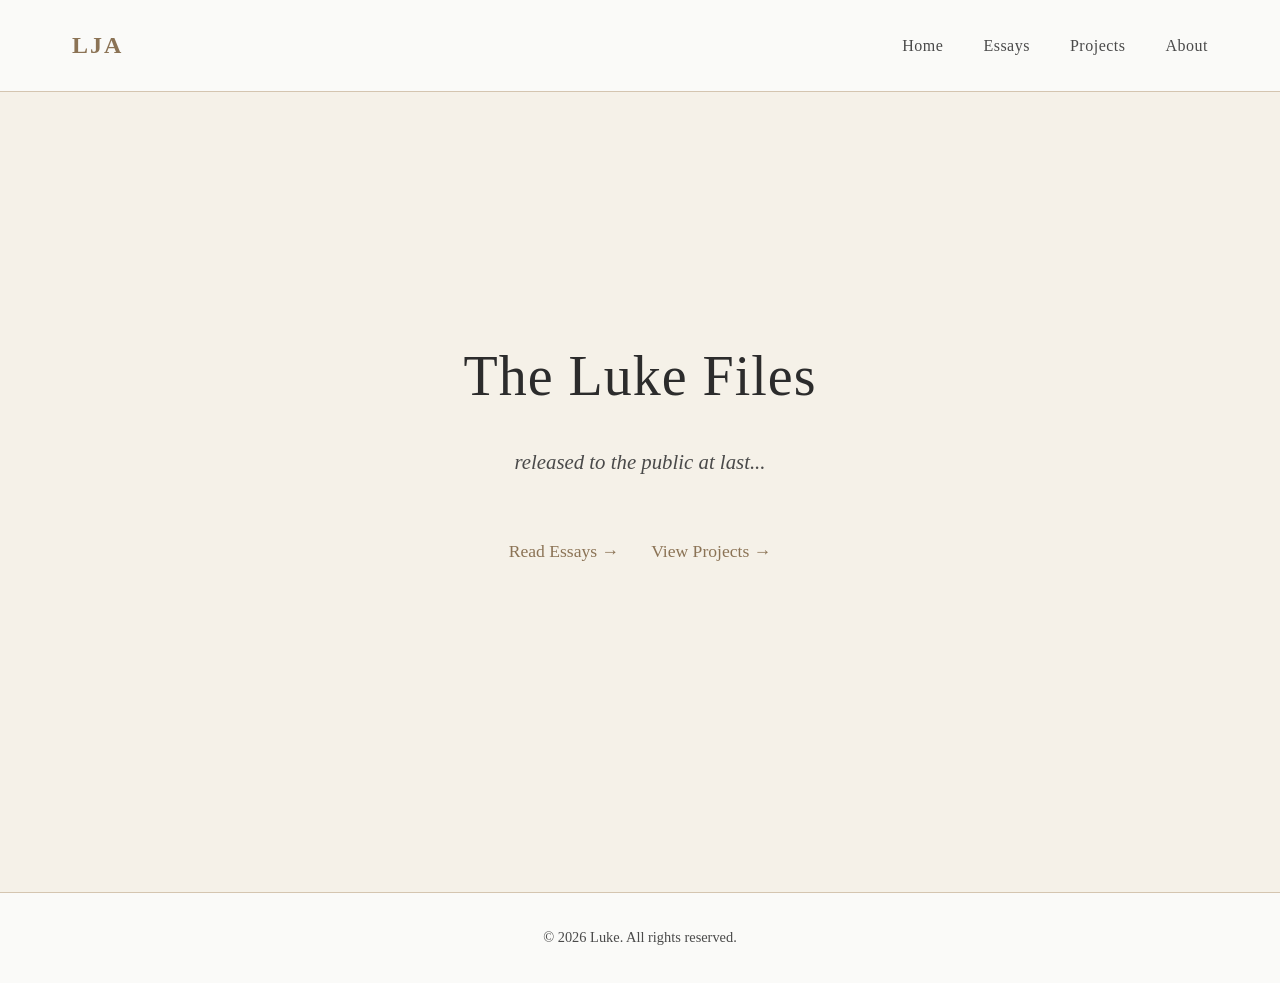
<file: index.html>
<!DOCTYPE html>
<html lang="en">
<head>
    <meta charset="UTF-8">
    <meta name="viewport" content="width=device-width, initial-scale=1.0">
    <title>The Luke Files - Portfolio</title>
    <link rel="stylesheet" href="styles.css">
</head>
<body>
    <nav>
        <div class="nav-container">
            <a href="index.html" class="logo">LJA</a>
            <ul class="nav-links">
                <li><a href="index.html">Home</a></li>
                <li><a href="essays.html">Essays</a></li>
                <li><a href="projects.html">Projects</a></li>
                <li><a href="about.html">About</a></li>
            </ul>
        </div>
    </nav>

    <main class="home-hero">
        <div class="container">
            <h1>The Luke Files</h1>
            <p class="subtitle">released to the public at last...</p>
            <div class="home-links">
                <a href="essays.html" class="home-link">Read Essays →</a>
                <a href="projects.html" class="home-link">View Projects →</a>
            </div>
        </div>
    </main>

    <footer>
        <p>&copy; 2026 Luke. All rights reserved.</p>
    </footer>
</body>
</html>
</file>
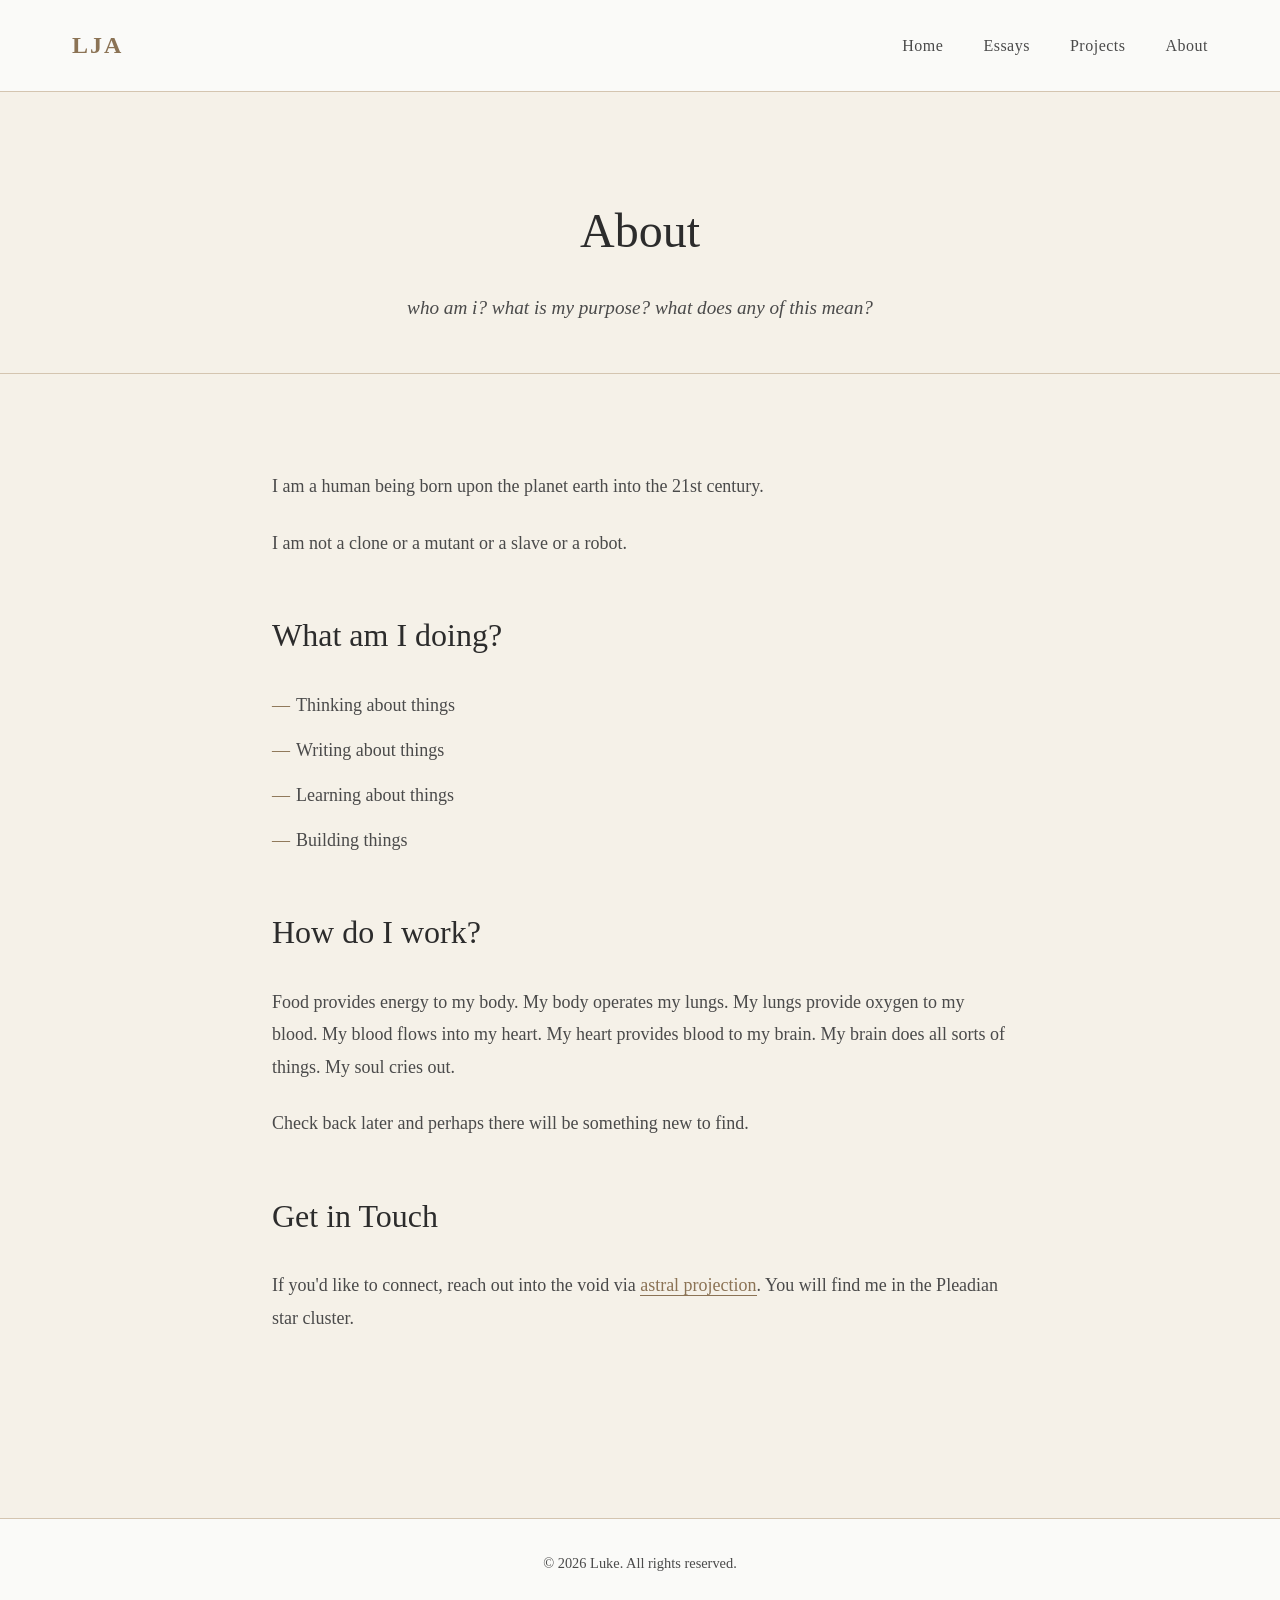
<file: about.html>
<!DOCTYPE html>
<html lang="en">
<head>
    <meta charset="UTF-8">
    <meta name="viewport" content="width=device-width, initial-scale=1.0">
    <title>The Luke Files - About</title>
    <link rel="stylesheet" href="styles.css">
</head>
<body>
    <nav>
        <div class="nav-container">
            <a href="index.html" class="logo">LJA</a>
            <ul class="nav-links">
                <li><a href="index.html">Home</a></li>
                <li><a href="essays.html">Essays</a></li>
                <li><a href="projects.html">Projects</a></li>
                <li><a href="about.html">About</a></li>
            </ul>
        </div>
    </nav>

    <header class="page-header">
        <div class="container">
            <h1>About</h1>
            <p>who am i? what is my purpose? what does any of this mean?</p>
        </div>
    </header>

    <main class="about-content">
        <div class="container">
            <p>
                I am a human being born upon the planet earth into the 21st century.
            </p>

            <p>
                I am not a clone or a mutant or a slave or a robot.
            </p>

            <h2>What am I doing?</h2>
            <ul>
                <li>Thinking about things</li>
                <li>Writing about things</li>
                <li>Learning about things</li>
                <li>Building things</li>
            </ul>

            <h2>How do I work?</h2>
            <p>
                Food provides energy to my body. My body operates my lungs. My lungs provide oxygen to my blood. My blood flows into my heart. My heart provides blood to my brain. My brain does all sorts of things. My soul cries out.
            </p>

            <p>
                Check back later and perhaps there will be something new to find.
            </p>

            <h2>Get in Touch</h2>
            <p>
                If you'd like to connect, reach out into the void via <a href="mailto:your.email@example.com" 
                style="color: var(--clay); text-decoration: none; border-bottom: 1px solid var(--clay);">
                astral projection</a>. You will find me in the Pleadian star cluster.
            </p>
        </div>
    </main>

    <footer>
        <p>&copy; 2026 Luke. All rights reserved.</p>
    </footer>
</body>
</html>
</file>
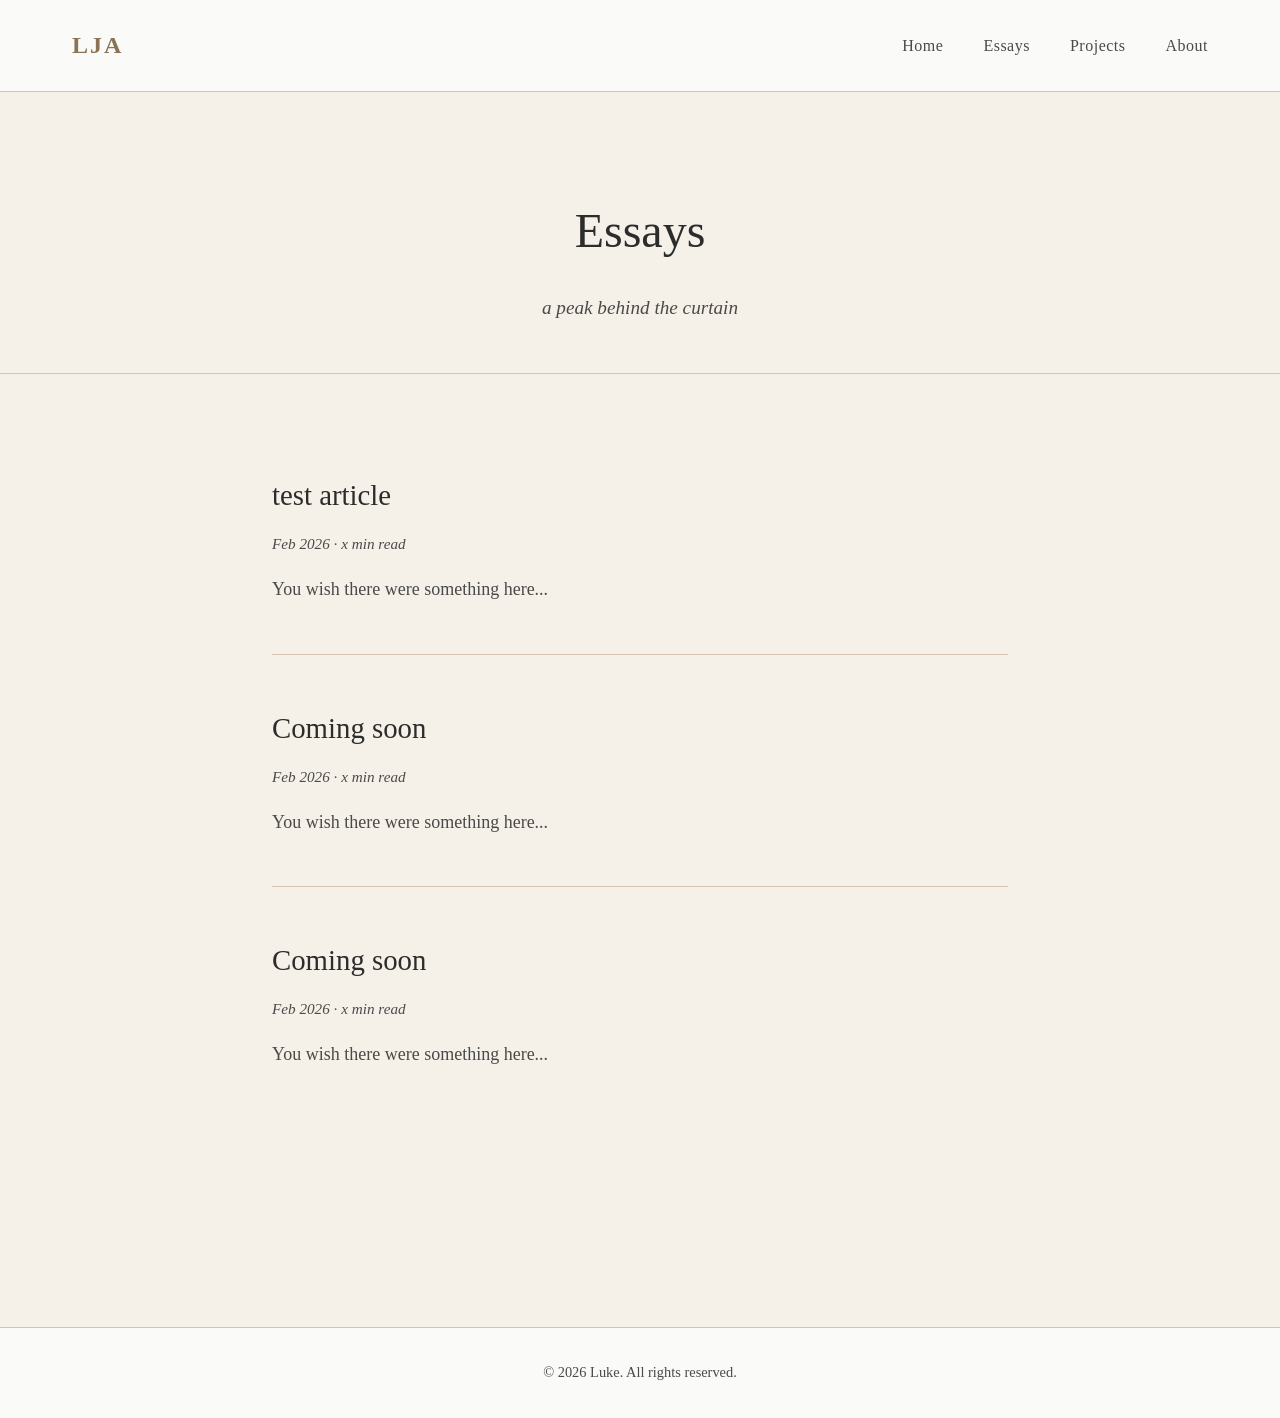
<file: essays.html>
<!DOCTYPE html>
<html lang="en">
<head>
    <meta charset="UTF-8">
    <meta name="viewport" content="width=device-width, initial-scale=1.0">
    <title>The Luke Files - Essays</title>
    <link rel="stylesheet" href="styles.css">
</head>
<body>
    <nav>
        <div class="nav-container">
            <a href="index.html" class="logo">LJA</a>
            <ul class="nav-links">
                <li><a href="index.html">Home</a></li>
                <li><a href="essays.html">Essays</a></li>
                <li><a href="projects.html">Projects</a></li>
                <li><a href="about.html">About</a></li>
            </ul>
        </div>
    </nav>

    <header class="page-header">
        <div class="container">
            <h1>Essays</h1>
            <p>a peak behind the curtain</p>
        </div>
    </header>

    <main class="essays-list">
        <div class="container">
            <article class="essay-item">
                <h2><a href="essays/test-article.html">test article</a></h2>
                <p class="essay-meta">Feb 2026 · x min read</p>
                <p class="essay-excerpt">
                    You wish there were something here...
                </p>
            </article>

            <article class="essay-item">
                <h2><a href="#">Coming soon</a></h2>
                <p class="essay-meta">Feb 2026 · x min read</p>
                <p class="essay-excerpt">
                    You wish there were something here...
                </p>
            </article>

            <article class="essay-item">
                <h2><a href="#">Coming soon</a></h2>
                <p class="essay-meta">Feb 2026 · x min read</p>
                <p class="essay-excerpt">
                    You wish there were something here...
                </p>
            </article>
        </div>
    </main>

    <footer>
        <p>&copy; 2026 Luke. All rights reserved.</p>
    </footer>
</body>
</html>
</file>
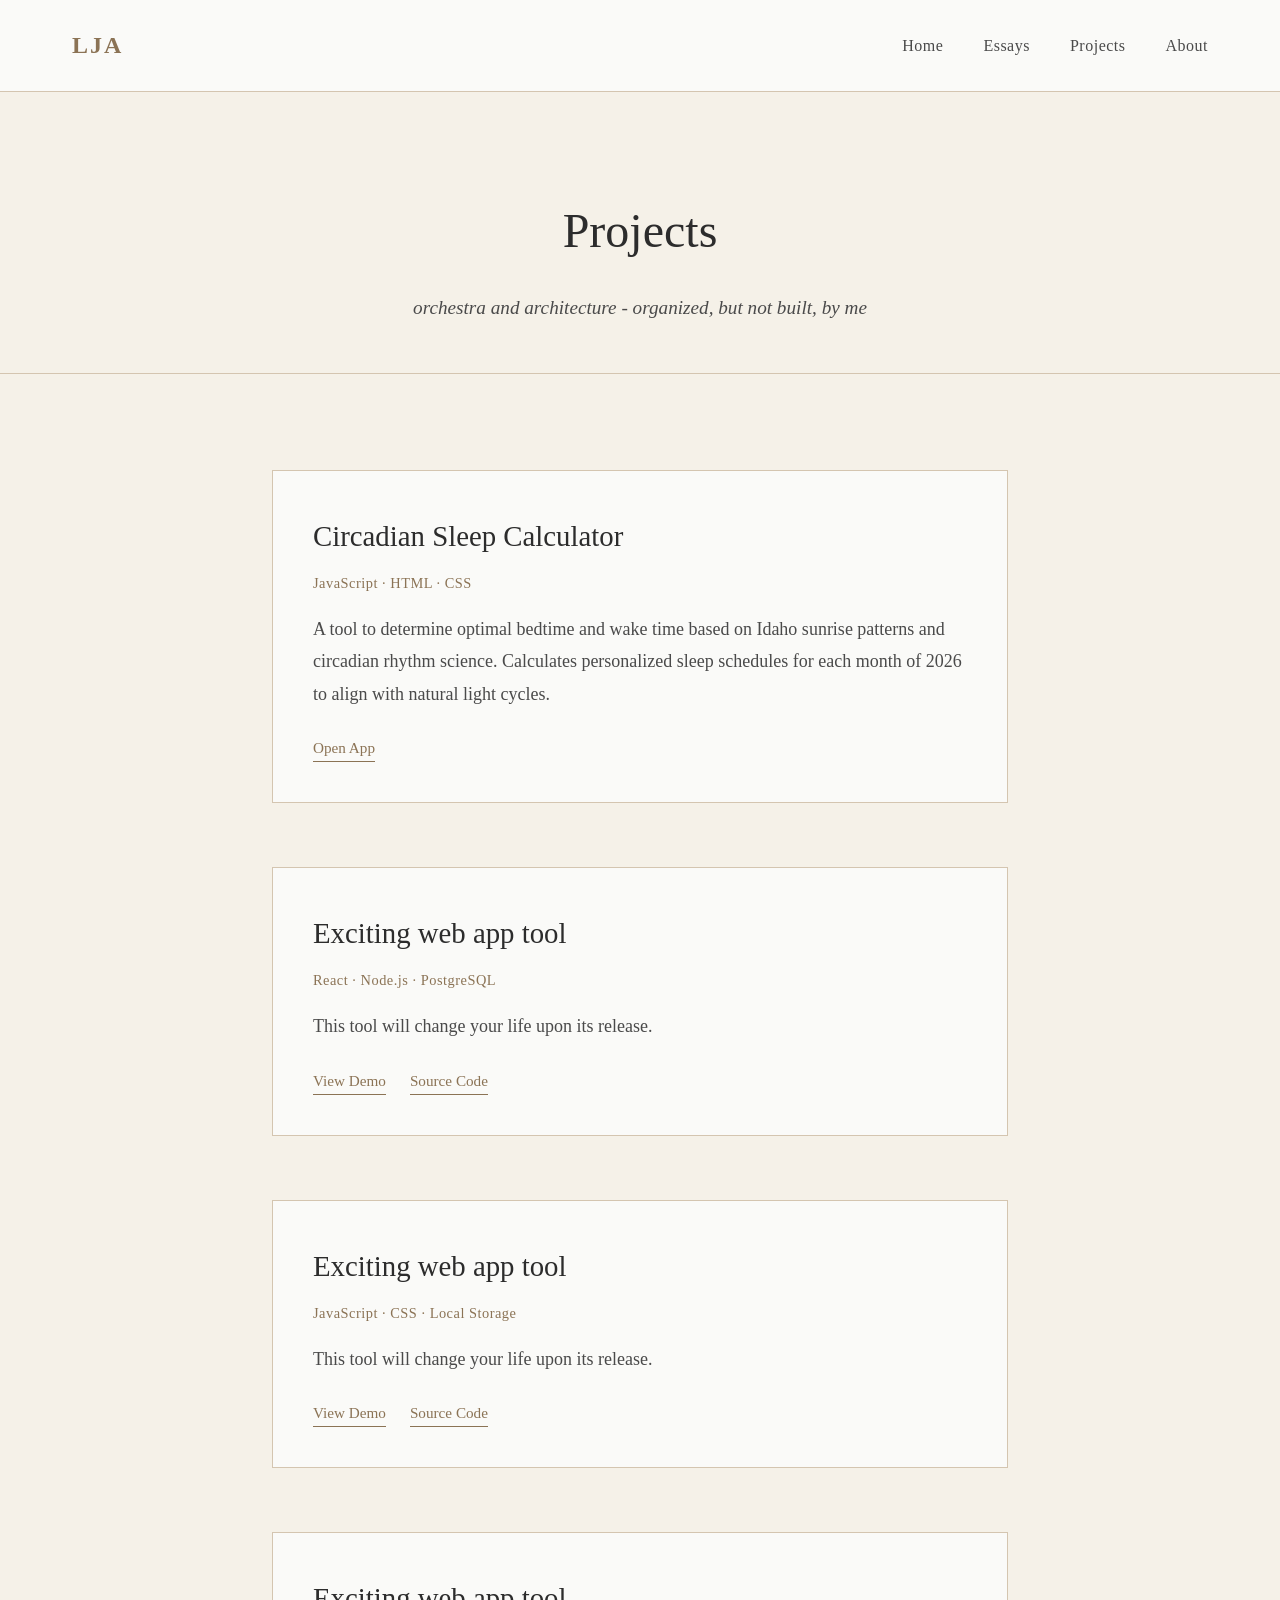
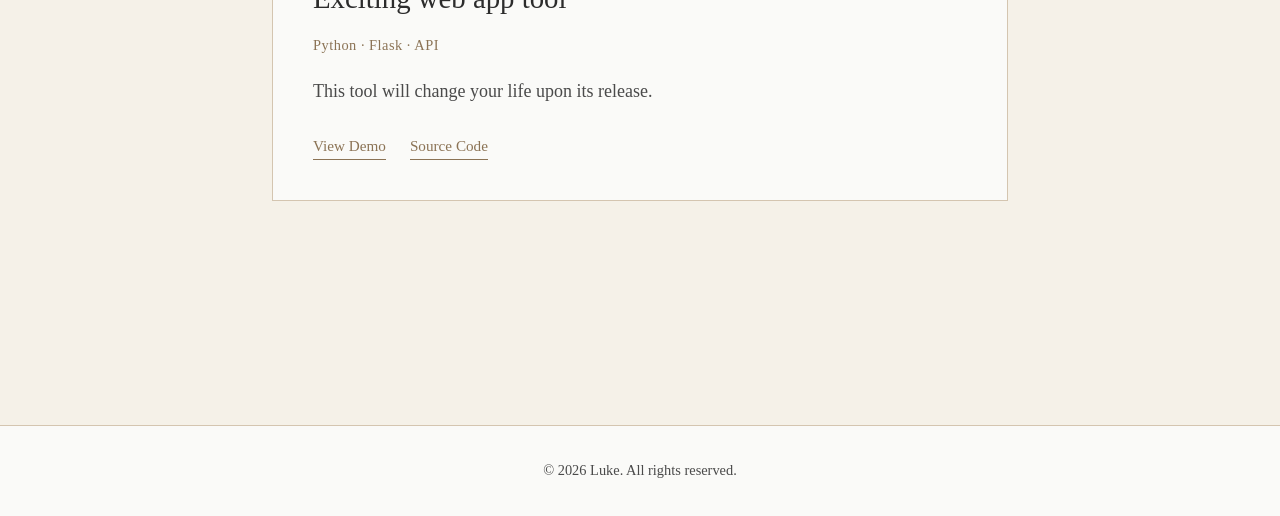
<file: projects.html>
<!DOCTYPE html>
<html lang="en">
<head>
    <meta charset="UTF-8">
    <meta name="viewport" content="width=device-width, initial-scale=1.0">
    <title>The Luke Files - Projects</title>
    <link rel="stylesheet" href="styles.css">
</head>
<body>
    <nav>
        <div class="nav-container">
            <a href="index.html" class="logo">LJA</a>
            <ul class="nav-links">
                <li><a href="index.html">Home</a></li>
                <li><a href="essays.html">Essays</a></li>
                <li><a href="projects.html">Projects</a></li>
                <li><a href="about.html">About</a></li>
            </ul>
        </div>
    </nav>

    <header class="page-header">
        <div class="container">
            <h1>Projects</h1>
            <p> orchestra and architecture - organized, but not built, by me</p>
        </div>
    </header>

    <main class="projects-grid">
        <div class="container">
            <article class="project-card">
                <h2>Circadian Sleep Calculator</h2>
                <p class="project-tech">JavaScript · HTML · CSS</p>
                <p class="project-description">
                    A tool to determine optimal bedtime and wake time based on Idaho sunrise patterns and 
                    circadian rhythm science. Calculates personalized sleep schedules for each month of 2026 
                    to align with natural light cycles.
                </p>
                <div class="project-links">
                    <a href="apps/circadian-sleep.html" class="project-link">Open App</a>
                </div>
            </article>

            <article class="project-card">
                <h2>Exciting web app tool</h2>
                <p class="project-tech">React · Node.js · PostgreSQL</p>
                <p class="project-description">
                    This tool will change your life upon its release.
                </p>
                <div class="project-links">
                    <a href="#" class="project-link">View Demo</a>
                    <a href="#" class="project-link">Source Code</a>
                </div>
            </article>

            <article class="project-card">
                <h2>Exciting web app tool</h2>
                <p class="project-tech">JavaScript · CSS · Local Storage</p>
                <p class="project-description">
                    This tool will change your life upon its release.
                </p>
                <div class="project-links">
                    <a href="#" class="project-link">View Demo</a>
                    <a href="#" class="project-link">Source Code</a>
                </div>
            </article>

            <article class="project-card">
                <h2>Exciting web app tool</h2>
                <p class="project-tech">Python · Flask · API</p>
                <p class="project-description">
                    This tool will change your life upon its release.
                </p>
                <div class="project-links">
                    <a href="#" class="project-link">View Demo</a>
                    <a href="#" class="project-link">Source Code</a>
                </div>
            </article>
        </div>
    </main>

    <footer>
        <p>&copy; 2026 Luke. All rights reserved.</p>
    </footer>
</body>
</html>
</file>
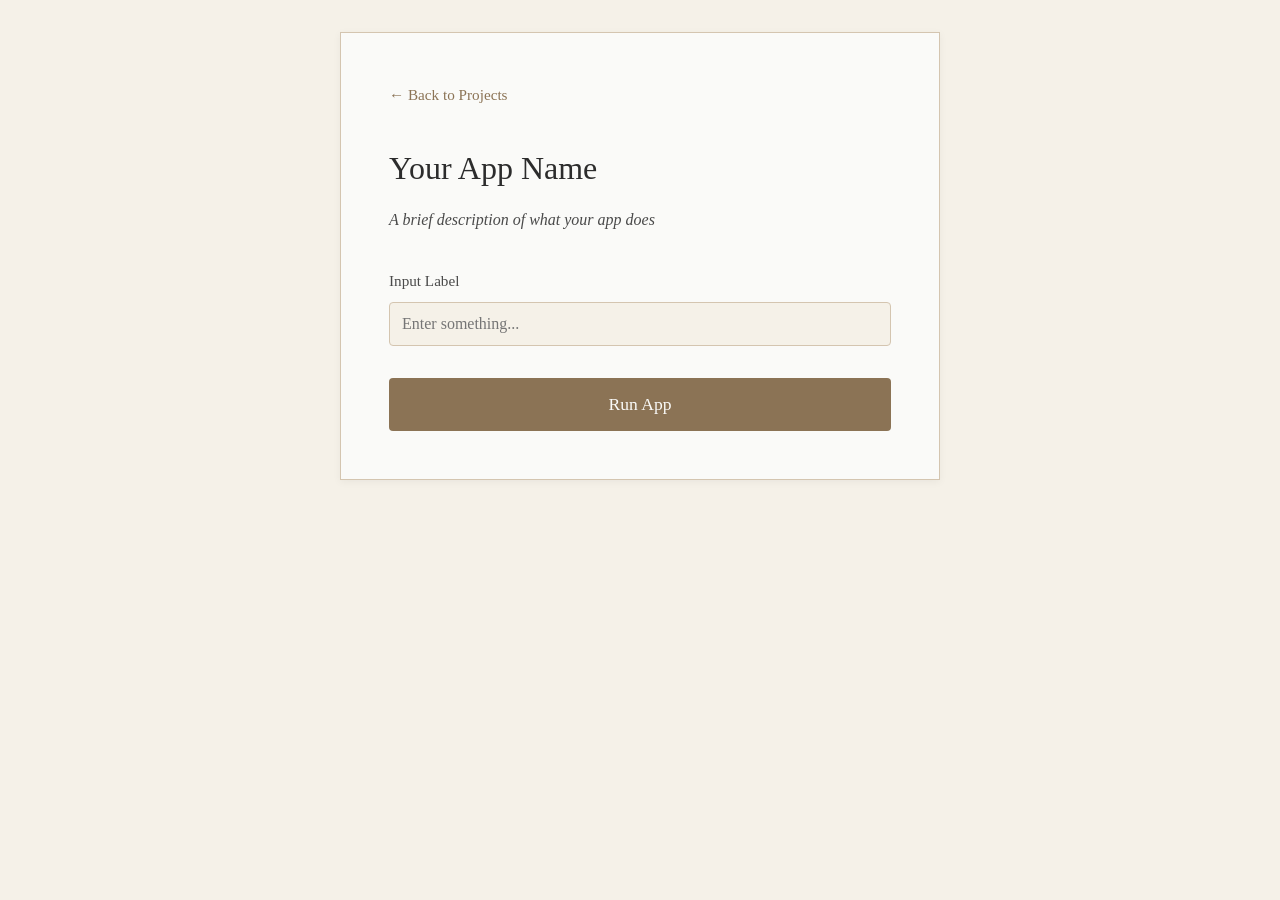
<file: apps/app-template.html>
<!DOCTYPE html>
<html lang="en">
<head>
    <meta charset="UTF-8">
    <meta name="viewport" content="width=device-width, initial-scale=1.0">
    <title>App Name Here - The Luke Files</title>
    <style>
        :root {
            --stone: #4a4a4a;
            --clay: #8b7355;
            --parchment: #f5f1e8;
            --ink: #2c2c2c;
            --sand: #d4c5b0;
            --white: #fafaf8;
        }

        * {
            margin: 0;
            padding: 0;
            box-sizing: border-box;
        }

        body {
            font-family: 'Georgia', 'Times New Roman', serif;
            background-color: var(--parchment);
            color: var(--ink);
            line-height: 1.8;
            padding: 2rem;
        }

        .app-container {
            max-width: 600px;
            margin: 0 auto;
            background-color: var(--white);
            padding: 3rem;
            border: 1px solid var(--sand);
            box-shadow: 0 2px 8px rgba(0, 0, 0, 0.05);
        }

        h1 {
            font-size: 2rem;
            margin-bottom: 0.5rem;
            font-weight: 400;
            color: var(--ink);
        }

        .subtitle {
            color: var(--stone);
            font-style: italic;
            margin-bottom: 2rem;
            font-size: 1rem;
        }

        .input-group {
            margin-bottom: 2rem;
        }

        label {
            display: block;
            margin-bottom: 0.5rem;
            color: var(--stone);
            font-size: 0.95rem;
        }

        input, select, textarea {
            width: 100%;
            padding: 0.75rem;
            font-family: 'Georgia', 'Times New Roman', serif;
            font-size: 1rem;
            border: 1px solid var(--sand);
            background-color: var(--parchment);
            color: var(--ink);
            border-radius: 4px;
        }

        textarea {
            min-height: 100px;
            resize: vertical;
        }

        button {
            width: 100%;
            padding: 1rem;
            background-color: var(--clay);
            color: var(--white);
            border: none;
            font-family: 'Georgia', 'Times New Roman', serif;
            font-size: 1.1rem;
            cursor: pointer;
            border-radius: 4px;
            transition: opacity 0.3s ease;
        }

        button:hover {
            opacity: 0.8;
        }

        .results {
            margin-top: 2rem;
            padding: 2rem;
            background-color: var(--parchment);
            border: 1px solid var(--sand);
            border-radius: 4px;
        }

        .back-link {
            display: inline-block;
            color: var(--clay);
            text-decoration: none;
            margin-bottom: 2rem;
            font-size: 0.95rem;
            transition: opacity 0.3s ease;
        }

        .back-link:hover {
            opacity: 0.7;
        }

        /* ADD YOUR CUSTOM STYLES HERE */
    </style>
</head>
<body>
    <div class="app-container">
        <a href="../projects.html" class="back-link">← Back to Projects</a>
        
        <h1>Your App Name</h1>
        <p class="subtitle">A brief description of what your app does</p>

        <!-- ADD YOUR APP HTML HERE -->
        <div class="input-group">
            <label for="input1">Input Label</label>
            <input type="text" id="input1" placeholder="Enter something...">
        </div>

        <button onclick="runApp()">Run App</button>

        <div id="results" class="results" style="display: none;">
            <!-- Results will appear here -->
        </div>

    </div>

    <script>
        // ADD YOUR APP JAVASCRIPT HERE
        function runApp() {
            // Your app logic goes here
            
            // Show results
            document.getElementById('results').style.display = 'block';
            document.getElementById('results').innerHTML = 'Your results here';
        }
    </script>
</body>
</html>
</file>
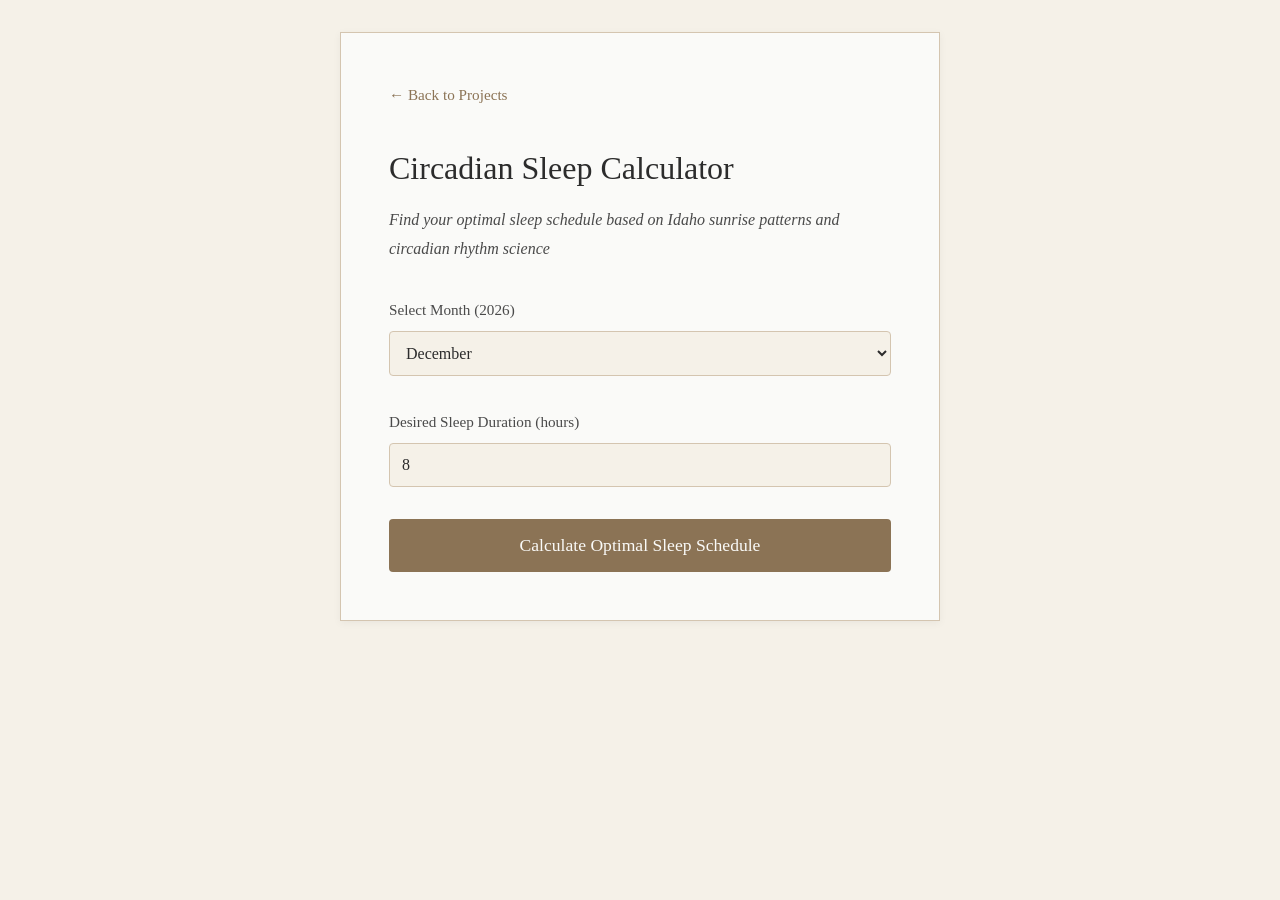
<file: apps/circadian-sleep.html>
<!DOCTYPE html>
<html lang="en">
<head>
    <meta charset="UTF-8">
    <meta name="viewport" content="width=device-width, initial-scale=1.0">
    <title>Circadian Sleep Calculator - The Luke Files</title>
    <style>
        :root {
            --stone: #4a4a4a;
            --clay: #8b7355;
            --parchment: #f5f1e8;
            --ink: #2c2c2c;
            --sand: #d4c5b0;
            --white: #fafaf8;
        }

        * {
            margin: 0;
            padding: 0;
            box-sizing: border-box;
        }

        body {
            font-family: 'Georgia', 'Times New Roman', serif;
            background-color: var(--parchment);
            color: var(--ink);
            line-height: 1.8;
            padding: 2rem;
        }

        .app-container {
            max-width: 600px;
            margin: 0 auto;
            background-color: var(--white);
            padding: 3rem;
            border: 1px solid var(--sand);
            box-shadow: 0 2px 8px rgba(0, 0, 0, 0.05);
        }

        h1 {
            font-size: 2rem;
            margin-bottom: 0.5rem;
            font-weight: 400;
            color: var(--ink);
        }

        .subtitle {
            color: var(--stone);
            font-style: italic;
            margin-bottom: 2rem;
            font-size: 1rem;
        }

        .input-group {
            margin-bottom: 2rem;
        }

        label {
            display: block;
            margin-bottom: 0.5rem;
            color: var(--stone);
            font-size: 0.95rem;
        }

        select, input {
            width: 100%;
            padding: 0.75rem;
            font-family: 'Georgia', 'Times New Roman', serif;
            font-size: 1rem;
            border: 1px solid var(--sand);
            background-color: var(--parchment);
            color: var(--ink);
            border-radius: 4px;
        }

        button {
            width: 100%;
            padding: 1rem;
            background-color: var(--clay);
            color: var(--white);
            border: none;
            font-family: 'Georgia', 'Times New Roman', serif;
            font-size: 1.1rem;
            cursor: pointer;
            border-radius: 4px;
            transition: opacity 0.3s ease;
        }

        button:hover {
            opacity: 0.8;
        }

        .results {
            margin-top: 2rem;
            padding: 2rem;
            background-color: var(--parchment);
            border: 1px solid var(--sand);
            border-radius: 4px;
            display: none;
        }

        .results.show {
            display: block;
        }

        .result-item {
            margin-bottom: 1.5rem;
        }

        .result-item:last-child {
            margin-bottom: 0;
        }

        .result-label {
            font-size: 0.9rem;
            color: var(--stone);
            margin-bottom: 0.25rem;
        }

        .result-value {
            font-size: 1.5rem;
            color: var(--clay);
            font-weight: 400;
        }

        .explanation {
            margin-top: 1.5rem;
            padding-top: 1.5rem;
            border-top: 1px solid var(--sand);
            font-size: 0.9rem;
            color: var(--stone);
            line-height: 1.6;
        }

        .back-link {
            display: inline-block;
            color: var(--clay);
            text-decoration: none;
            margin-bottom: 2rem;
            font-size: 0.95rem;
            transition: opacity 0.3s ease;
        }

        .back-link:hover {
            opacity: 0.7;
        }
    </style>
</head>
<body>
    <div class="app-container">
        <a href="projects.html" class="back-link">← Back to Projects</a>
        
        <h1>Circadian Sleep Calculator</h1>
        <p class="subtitle">Find your optimal sleep schedule based on Idaho sunrise patterns and circadian rhythm science</p>

        <div class="input-group">
            <label for="month">Select Month (2026)</label>
            <select id="month">
                <option value="0">January</option>
                <option value="1">February</option>
                <option value="2">March</option>
                <option value="3">April</option>
                <option value="4">May</option>
                <option value="5">June</option>
                <option value="6">July</option>
                <option value="7">August</option>
                <option value="8">September</option>
                <option value="9">October</option>
                <option value="10">November</option>
                <option value="11">December</option>
            </select>
        </div>

        <div class="input-group">
            <label for="sleepHours">Desired Sleep Duration (hours)</label>
            <input type="number" id="sleepHours" min="6" max="10" value="8" step="0.5">
        </div>

        <button onclick="calculateSleep()">Calculate Optimal Sleep Schedule</button>

        <div id="results" class="results">
            <div class="result-item">
                <div class="result-label">Sunrise Time</div>
                <div class="result-value" id="sunrise"></div>
            </div>

            <div class="result-item">
                <div class="result-label">Optimal Wake Time</div>
                <div class="result-value" id="wakeTime"></div>
            </div>

            <div class="result-item">
                <div class="result-label">Optimal Bedtime</div>
                <div class="result-value" id="bedTime"></div>
            </div>

            <div class="explanation" id="explanation"></div>
        </div>
    </div>

    <script>
        // Approximate sunrise times for Rexburg, Idaho in 2026 (mid-month averages)
        const sunriseTimes = {
            0: { hour: 8, minute: 0 },   // January
            1: { hour: 7, minute: 30 },  // February
            2: { hour: 7, minute: 0 },   // March
            3: { hour: 6, minute: 15 },  // April
            4: { hour: 5, minute: 45 },  // May
            5: { hour: 5, minute: 30 },  // June
            6: { hour: 5, minute: 45 },  // July
            7: { hour: 6, minute: 15 },  // August
            8: { hour: 6, minute: 45 },  // September
            9: { hour: 7, minute: 15 },  // October
            10: { hour: 7, minute: 45 }, // November
            11: { hour: 8, minute: 0 }   // December
        };

        const monthNames = [
            "January", "February", "March", "April", "May", "June",
            "July", "August", "September", "October", "November", "December"
        ];

        function formatTime(hour, minute) {
            const period = hour >= 12 ? 'PM' : 'AM';
            const displayHour = hour > 12 ? hour - 12 : (hour === 0 ? 12 : hour);
            const displayMinute = minute.toString().padStart(2, '0');
            return `${displayHour}:${displayMinute} ${period}`;
        }

        function calculateSleep() {
            const monthIndex = parseInt(document.getElementById('month').value);
            const sleepDuration = parseFloat(document.getElementById('sleepHours').value);
            
            const sunrise = sunriseTimes[monthIndex];
            
            // Optimal wake time: 30 minutes before sunrise for pre-dawn light exposure
            let wakeHour = sunrise.hour;
            let wakeMinute = sunrise.minute - 30;
            
            if (wakeMinute < 0) {
                wakeMinute += 60;
                wakeHour -= 1;
            }
            
            // Calculate bedtime based on sleep duration
            let bedHour = wakeHour - sleepDuration;
            let bedMinute = wakeMinute;
            
            // Handle negative hours (previous day)
            if (bedHour < 0) {
                bedHour += 24;
            }
            
            // Adjust for sleep cycles (1.5 hour increments for optimal REM)
            const sleepCycles = Math.round(sleepDuration / 1.5);
            
            // Display results
            document.getElementById('sunrise').textContent = formatTime(sunrise.hour, sunrise.minute);
            document.getElementById('wakeTime').textContent = formatTime(wakeHour, wakeMinute);
            document.getElementById('bedTime').textContent = formatTime(bedHour, bedMinute);
            
            document.getElementById('explanation').innerHTML = `
                <strong>Why this schedule?</strong><br><br>
                In ${monthNames[monthIndex]} 2026, sunrise in Idaho occurs around ${formatTime(sunrise.hour, sunrise.minute)}. 
                Your optimal wake time is set 30 minutes before sunrise to allow exposure to pre-dawn light, 
                which helps regulate your circadian rhythm and cortisol awakening response.<br><br>
                With ${sleepDuration} hours of sleep (approximately ${sleepCycles} complete 90-minute sleep cycles), 
                your bedtime should be ${formatTime(bedHour, bedMinute)} to wake naturally with the sun.<br><br>
                <em>Note: This is based on circadian science principles and Idaho's seasonal light patterns. 
                Adjust ±30 minutes based on your individual sleep needs.</em>
            `;
            
            document.getElementById('results').classList.add('show');
        }

        // Auto-select current month
        const currentMonth = new Date().getMonth();
        document.getElementById('month').value = currentMonth;
    </script>
</body>
</html>
</file>
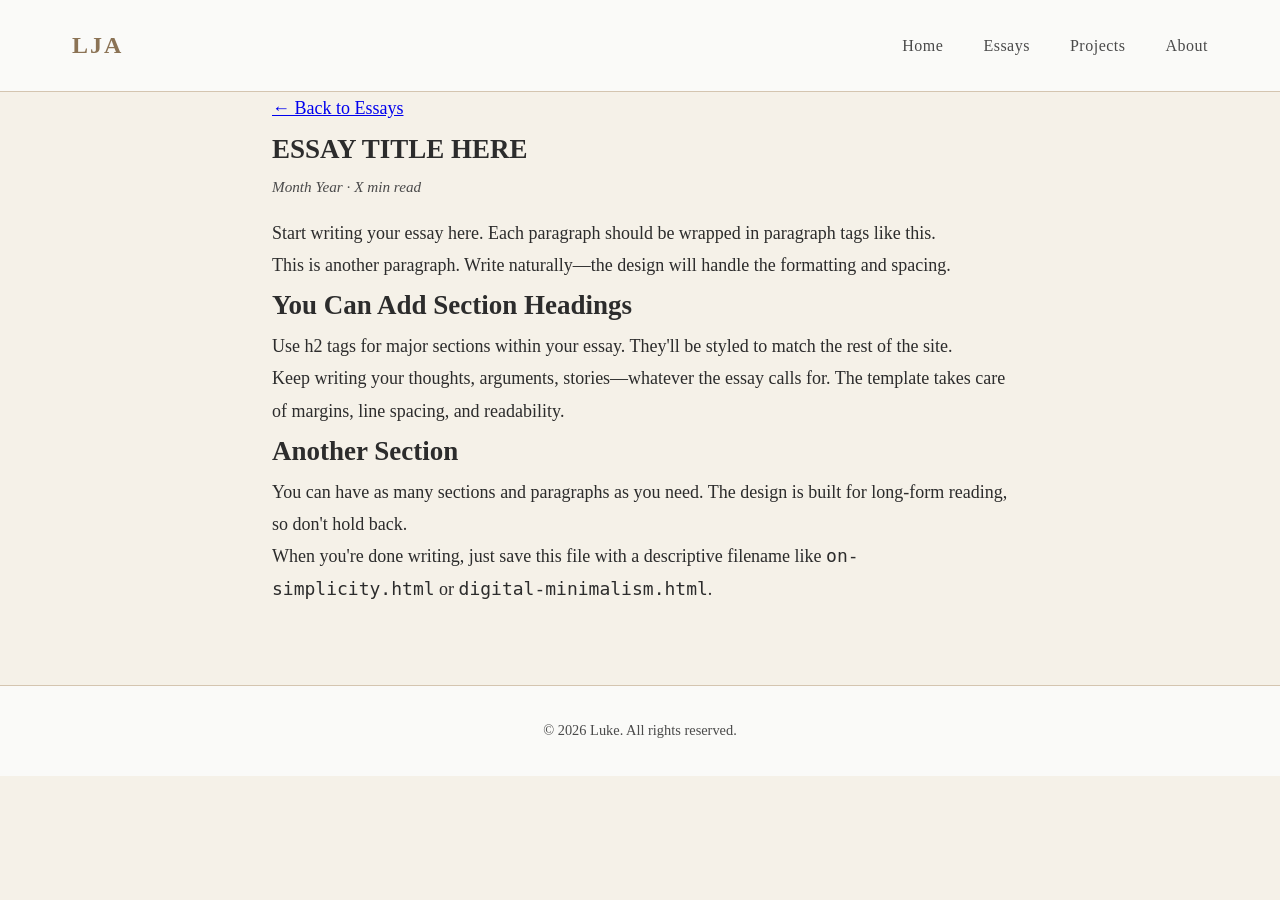
<file: essays/essay-template.html>
<!DOCTYPE html>
<html lang="en">
<head>
    <meta charset="UTF-8">
    <meta name="viewport" content="width=device-width, initial-scale=1.0">
    <title>ESSAY TITLE HERE - The Luke Files</title>
    <link rel="stylesheet" href="../styles.css">
</head>
<body>
    <nav>
        <div class="nav-container">
            <a href="index.html" class="logo">LJA</a>
            <ul class="nav-links">
                <li><a href="index.html">Home</a></li>
                <li><a href="essays.html">Essays</a></li>
                <li><a href="projects.html">Projects</a></li>
                <li><a href="about.html">About</a></li>
            </ul>
        </div>
    </nav>

    <article class="essay-full">
        <div class="container">
            <!-- Back link -->
            <a href="../essays.html" class="back-link">← Back to Essays</a>
            
            <!-- Essay Header -->
            <header class="essay-header">
                <h1>ESSAY TITLE HERE</h1>
                <p class="essay-meta">Month Year · X min read</p>
            </header>

            <!-- Essay Content - REPLACE EVERYTHING BELOW WITH YOUR ESSAY -->
            <div class="essay-body">
                <p>
                    Start writing your essay here. Each paragraph should be wrapped in paragraph tags like this.
                </p>

                <p>
                    This is another paragraph. Write naturally—the design will handle the formatting and spacing.
                </p>

                <h2>You Can Add Section Headings</h2>

                <p>
                    Use h2 tags for major sections within your essay. They'll be styled to match the rest of the site.
                </p>

                <p>
                    Keep writing your thoughts, arguments, stories—whatever the essay calls for. The template 
                    takes care of margins, line spacing, and readability.
                </p>

                <h2>Another Section</h2>

                <p>
                    You can have as many sections and paragraphs as you need. The design is built for long-form 
                    reading, so don't hold back.
                </p>

                <p>
                    When you're done writing, just save this file with a descriptive filename like 
                    <code>on-simplicity.html</code> or <code>digital-minimalism.html</code>.
                </p>
            </div>
            <!-- END ESSAY CONTENT -->

        </div>
    </article>

    <footer>
        <p>&copy; 2026 Luke. All rights reserved.</p>
    </footer>
</body>
</html>
</file>
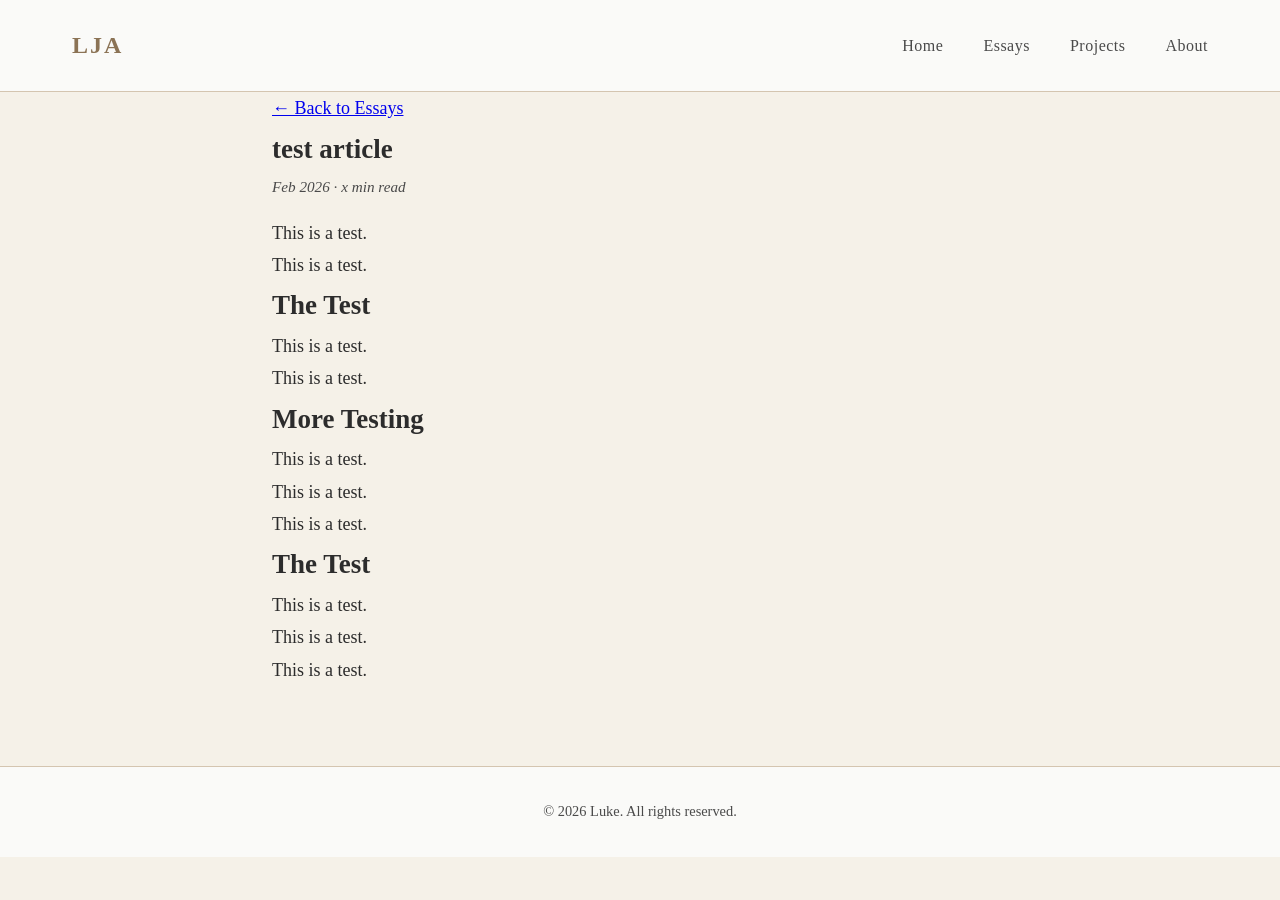
<file: essays/test-article.html>
<!DOCTYPE html>
<html lang="en">
<head>
    <meta charset="UTF-8">
    <meta name="viewport" content="width=device-width, initial-scale=1.0">
    <title>test article - The Luke Files</title>
    <link rel="stylesheet" href="../styles.css">
</head>
<body>
    <nav>
        <div class="nav-container">
            <a href="index.html" class="logo">LJA</a>
            <ul class="nav-links">
                <li><a href="index.html">Home</a></li>
                <li><a href="essays.html">Essays</a></li>
                <li><a href="projects.html">Projects</a></li>
                <li><a href="about.html">About</a></li>
            </ul>
        </div>
    </nav>

    <article class="essay-full">
        <div class="container">
            <a href="../essays.html" class="back-link">← Back to Essays</a>
            
            <header class="essay-header">
                <h1>test article</h1>
                <p class="essay-meta">Feb 2026 · x min read</p>
            </header>

            <div class="essay-body">
                <p>
                    This is a test.
                </p>

                <p>
                    This is a test.
                </p>

                <h2>The Test</h2>

                <p>
                    This is a test.
                </p>

                <p>
                    This is a test.
                </p>

                <h2>More Testing</h2>

                <p>
                    This is a test.
                </p>

                <p>
                    This is a test.
                </p>

                <p>
                    This is a test.
                </p>

                <h2>The Test</h2>

                <p>
                    This is a test.
                </p>

                <p>
                    This is a test.
                </p>

                <p>
                    This is a test.
                </p>
            </div>

        </div>
    </article>

    <footer>
        <p>&copy; 2026 Luke. All rights reserved.</p>
    </footer>
</body>
</html>
</file>
<file: styles.css>
/* Earthy Minimalist Monastic Portfolio */

:root {
    --stone: #4a4a4a;
    --clay: #8b7355;
    --parchment: #f5f1e8;
    --ink: #2c2c2c;
    --sand: #d4c5b0;
    --white: #fafaf8;
}

* {
    margin: 0;
    padding: 0;
    box-sizing: border-box;
}

body {
    font-family: 'Georgia', 'Times New Roman', serif;
    background-color: var(--parchment);
    color: var(--ink);
    line-height: 1.8;
    font-size: 18px;
}

.container {
    max-width: 800px;
    margin: 0 auto;
    padding: 0 2rem;
}

/* Navigation */
nav {
    background-color: var(--white);
    border-bottom: 1px solid var(--sand);
    position: sticky;
    top: 0;
    z-index: 100;
}

.nav-container {
    max-width: 1200px;
    margin: 0 auto;
    padding: 1.5rem 2rem;
    display: flex;
    justify-content: space-between;
    align-items: center;
}

.logo {
    font-size: 1.5rem;
    font-weight: bold;
    color: var(--clay);
    text-decoration: none;
    letter-spacing: 2px;
}

.nav-links {
    display: flex;
    list-style: none;
    gap: 2.5rem;
}

.nav-links a {
    color: var(--stone);
    text-decoration: none;
    font-size: 1rem;
    transition: color 0.3s ease;
    letter-spacing: 0.5px;
}

.nav-links a:hover {
    color: var(--clay);
}

/* Home Hero */
.home-hero {
    min-height: 80vh;
    display: flex;
    align-items: center;
    justify-content: center;
    text-align: center;
}

.home-hero h1 {
    font-size: 3.5rem;
    color: var(--ink);
    margin-bottom: 1rem;
    font-weight: 400;
    letter-spacing: 1px;
}

.subtitle {
    font-size: 1.3rem;
    color: var(--stone);
    margin-bottom: 3rem;
    font-style: italic;
}

.home-links {
    display: flex;
    gap: 2rem;
    justify-content: center;
}

.home-link {
    color: var(--clay);
    text-decoration: none;
    font-size: 1.1rem;
    padding: 0.5rem 0;
    border-bottom: 2px solid transparent;
    transition: border-color 0.3s ease;
}

.home-link:hover {
    border-bottom-color: var(--clay);
}

/* Page Header */
.page-header {
    padding: 6rem 0 3rem;
    text-align: center;
    border-bottom: 1px solid var(--sand);
    margin-bottom: 3rem;
}

.page-header h1 {
    font-size: 3rem;
    color: var(--ink);
    font-weight: 400;
    margin-bottom: 1rem;
}

.page-header p {
    font-size: 1.2rem;
    color: var(--stone);
    font-style: italic;
}

/* Essays */
.essays-list {
    padding: 3rem 0 5rem;
}

.essay-item {
    margin-bottom: 3rem;
    padding-bottom: 3rem;
    border-bottom: 1px solid var(--sand);
}

.essay-item:last-child {
    border-bottom: none;
}

.essay-item h2 {
    font-size: 1.8rem;
    margin-bottom: 0.5rem;
    font-weight: 400;
}

.essay-item h2 a {
    color: var(--ink);
    text-decoration: none;
    transition: color 0.3s ease;
}

.essay-item h2 a:hover {
    color: var(--clay);
}

.essay-meta {
    color: var(--stone);
    font-size: 0.95rem;
    margin-bottom: 1rem;
    font-style: italic;
}

.essay-excerpt {
    color: var(--stone);
    line-height: 1.8;
}

/* Projects */
.projects-grid {
    padding: 3rem 0 5rem;
}

.project-card {
    margin-bottom: 4rem;
    padding: 2.5rem;
    background-color: var(--white);
    border: 1px solid var(--sand);
    transition: transform 0.3s ease, box-shadow 0.3s ease;
}

.project-card:hover {
    transform: translateY(-4px);
    box-shadow: 0 4px 12px rgba(0, 0, 0, 0.08);
}

.project-card h2 {
    font-size: 1.8rem;
    margin-bottom: 0.5rem;
    font-weight: 400;
    color: var(--ink);
}

.project-tech {
    color: var(--clay);
    font-size: 0.9rem;
    margin-bottom: 1rem;
    letter-spacing: 0.5px;
}

.project-description {
    color: var(--stone);
    margin-bottom: 1.5rem;
    line-height: 1.8;
}

.project-links {
    display: flex;
    gap: 1.5rem;
}

.project-link {
    color: var(--clay);
    text-decoration: none;
    font-size: 0.95rem;
    border-bottom: 1px solid var(--clay);
    transition: opacity 0.3s ease;
}

.project-link:hover {
    opacity: 0.7;
}

/* About Page */
.about-content {
    padding: 3rem 0 5rem;
}

.about-content h2 {
    font-size: 2rem;
    margin: 3rem 0 1.5rem;
    font-weight: 400;
    color: var(--ink);
}

.about-content p {
    margin-bottom: 1.5rem;
    color: var(--stone);
}

.about-content ul {
    list-style: none;
    padding-left: 0;
}

.about-content li {
    padding-left: 1.5rem;
    margin-bottom: 0.8rem;
    position: relative;
    color: var(--stone);
}

.about-content li:before {
    content: "—";
    position: absolute;
    left: 0;
    color: var(--clay);
}

/* Footer */
footer {
    background-color: var(--white);
    border-top: 1px solid var(--sand);
    padding: 2rem;
    text-align: center;
    margin-top: 5rem;
}

footer p {
    color: var(--stone);
    font-size: 0.9rem;
}

/* Responsive */
@media (max-width: 768px) {
    .nav-links {
        gap: 1.5rem;
    }

    .home-hero h1 {
        font-size: 2.5rem;
    }

    .subtitle {
        font-size: 1.1rem;
    }

    .page-header h1 {
        font-size: 2.2rem;
    }

    .home-links {
        flex-direction: column;
        gap: 1rem;
    }

    .project-card {
        padding: 1.5rem;
    }
}
</file>
